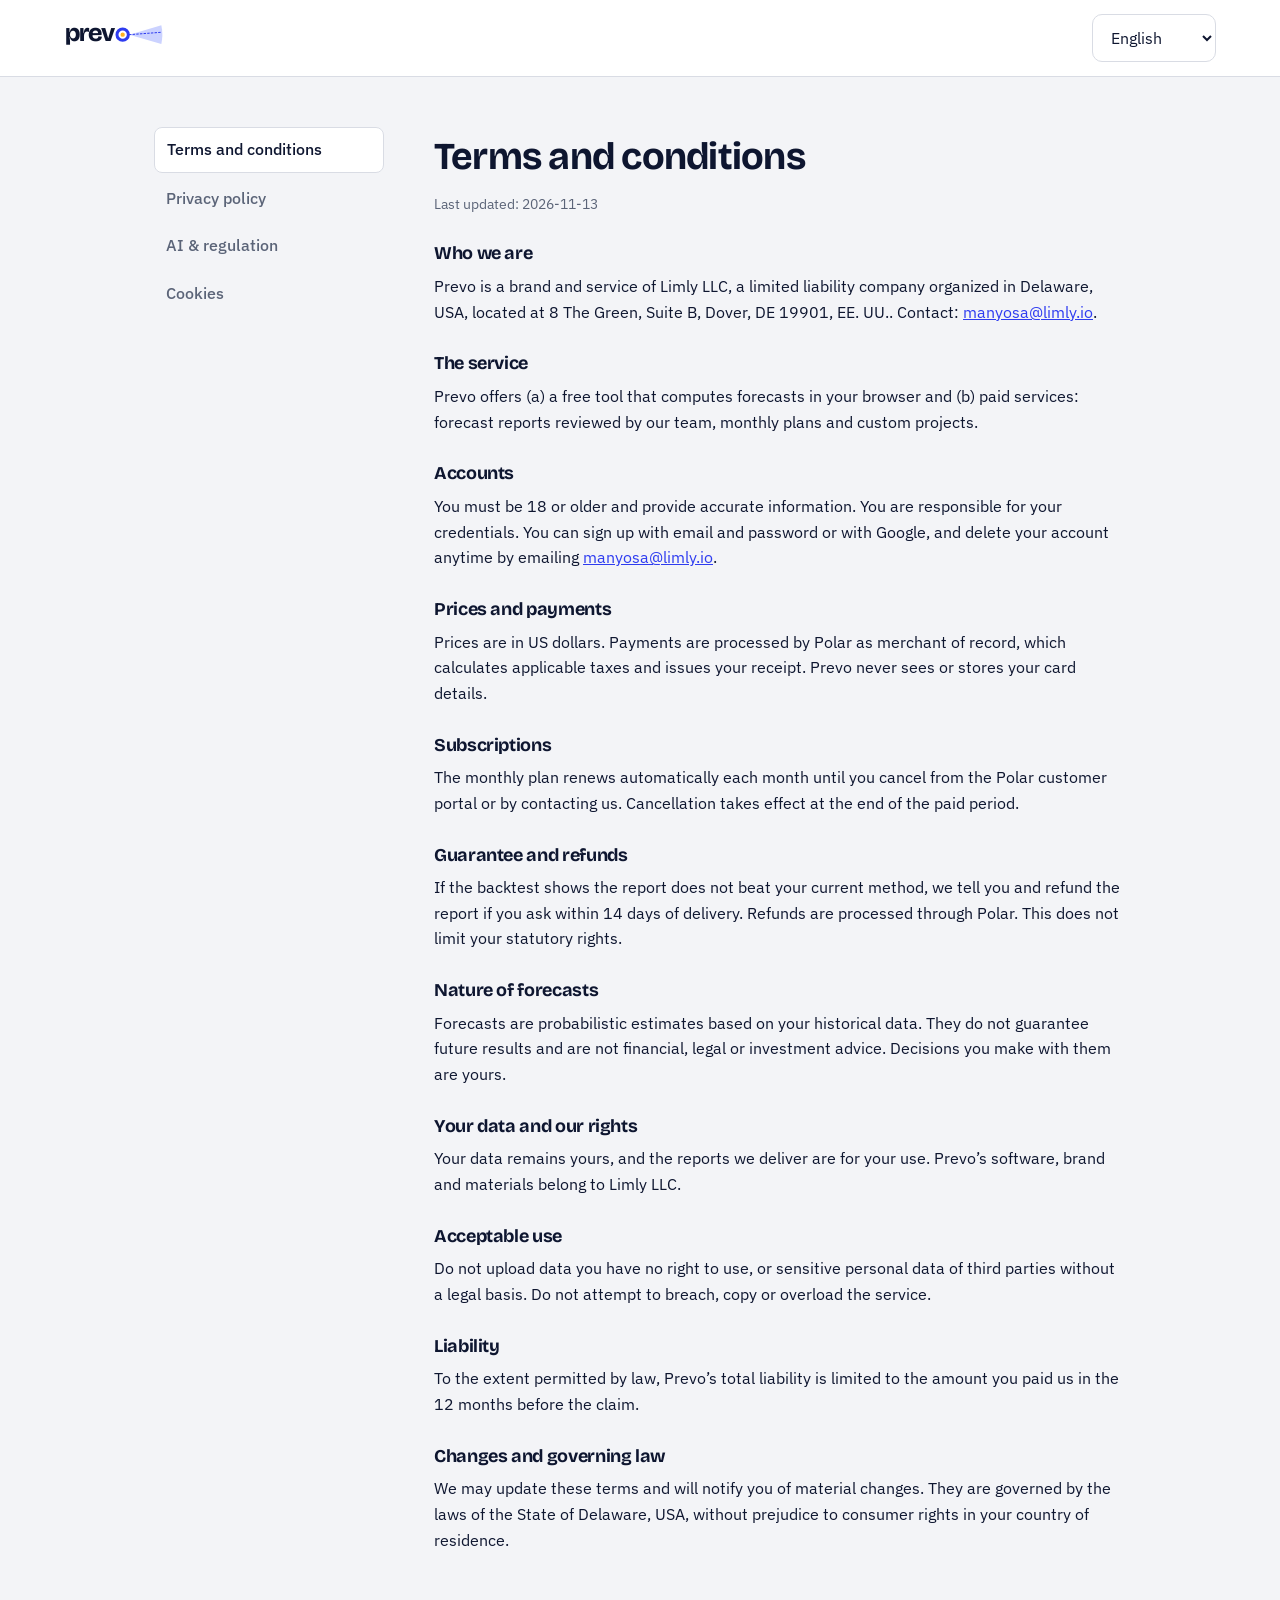
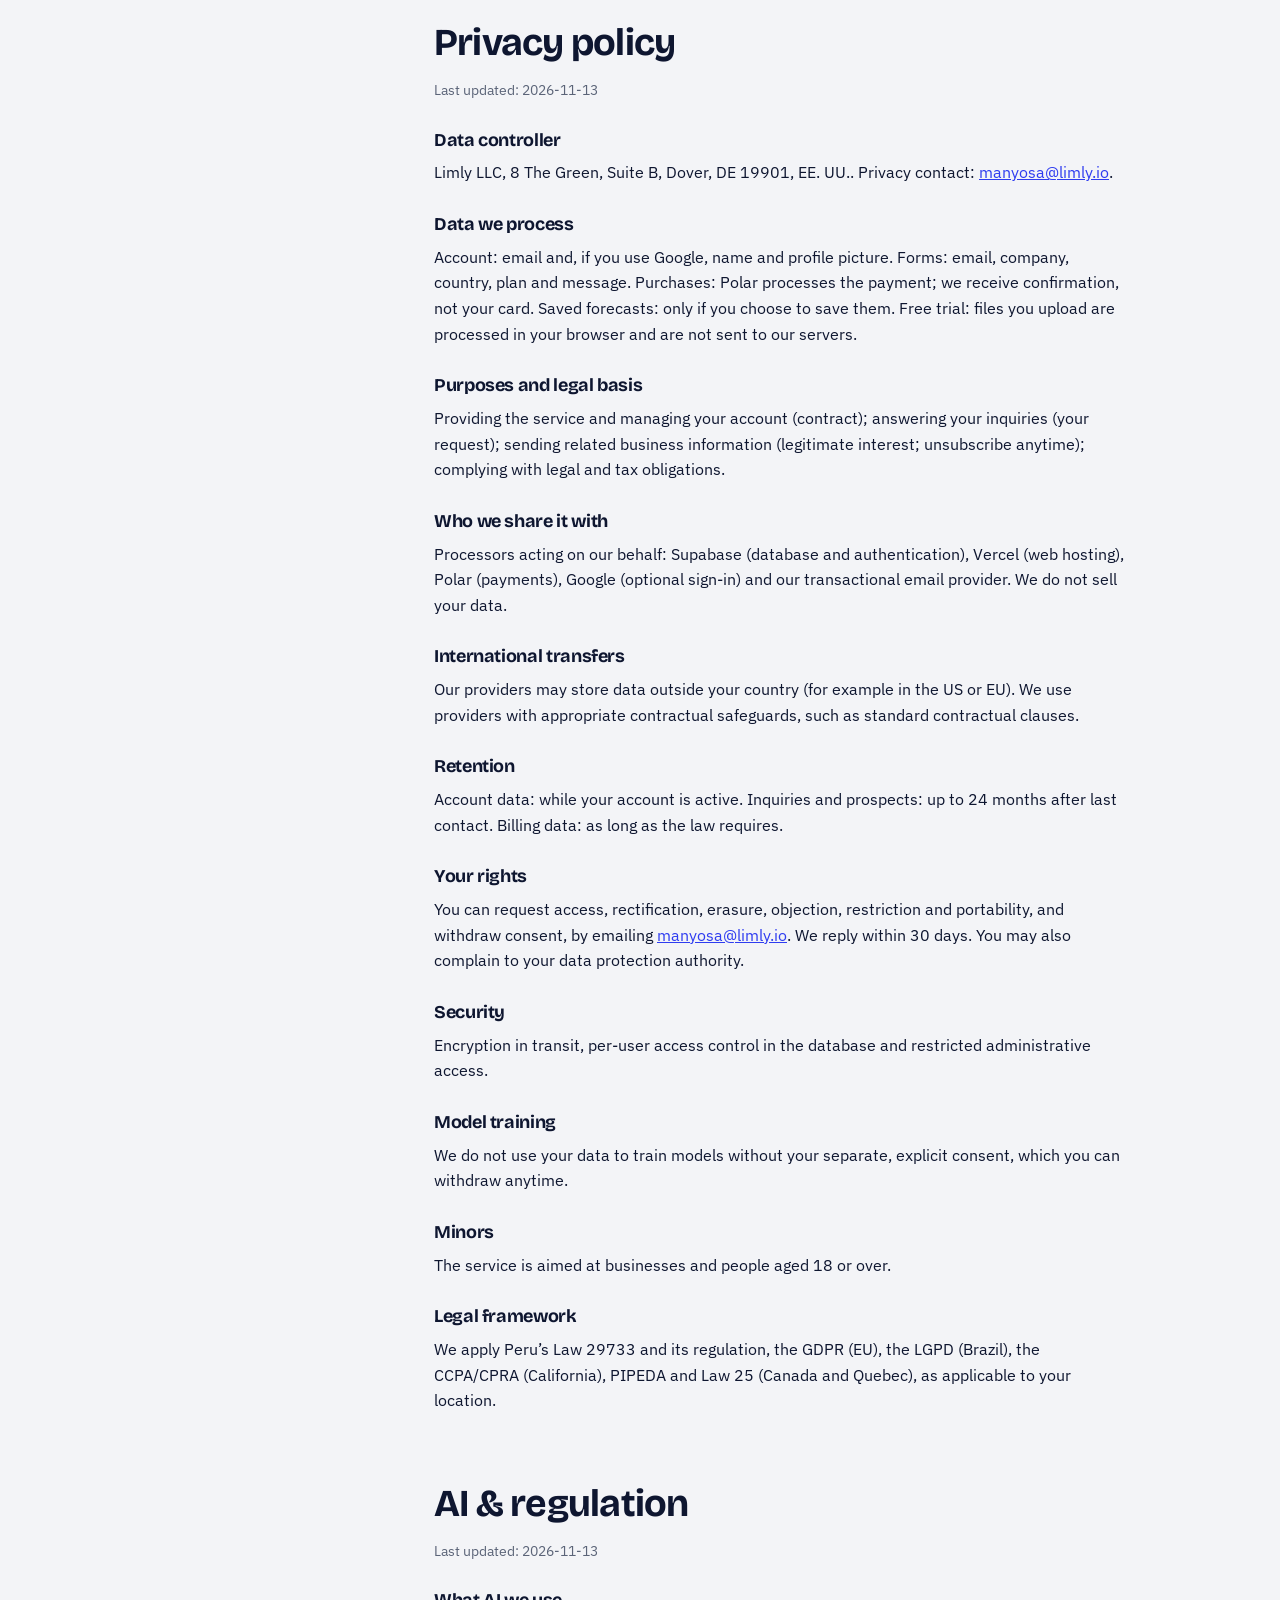
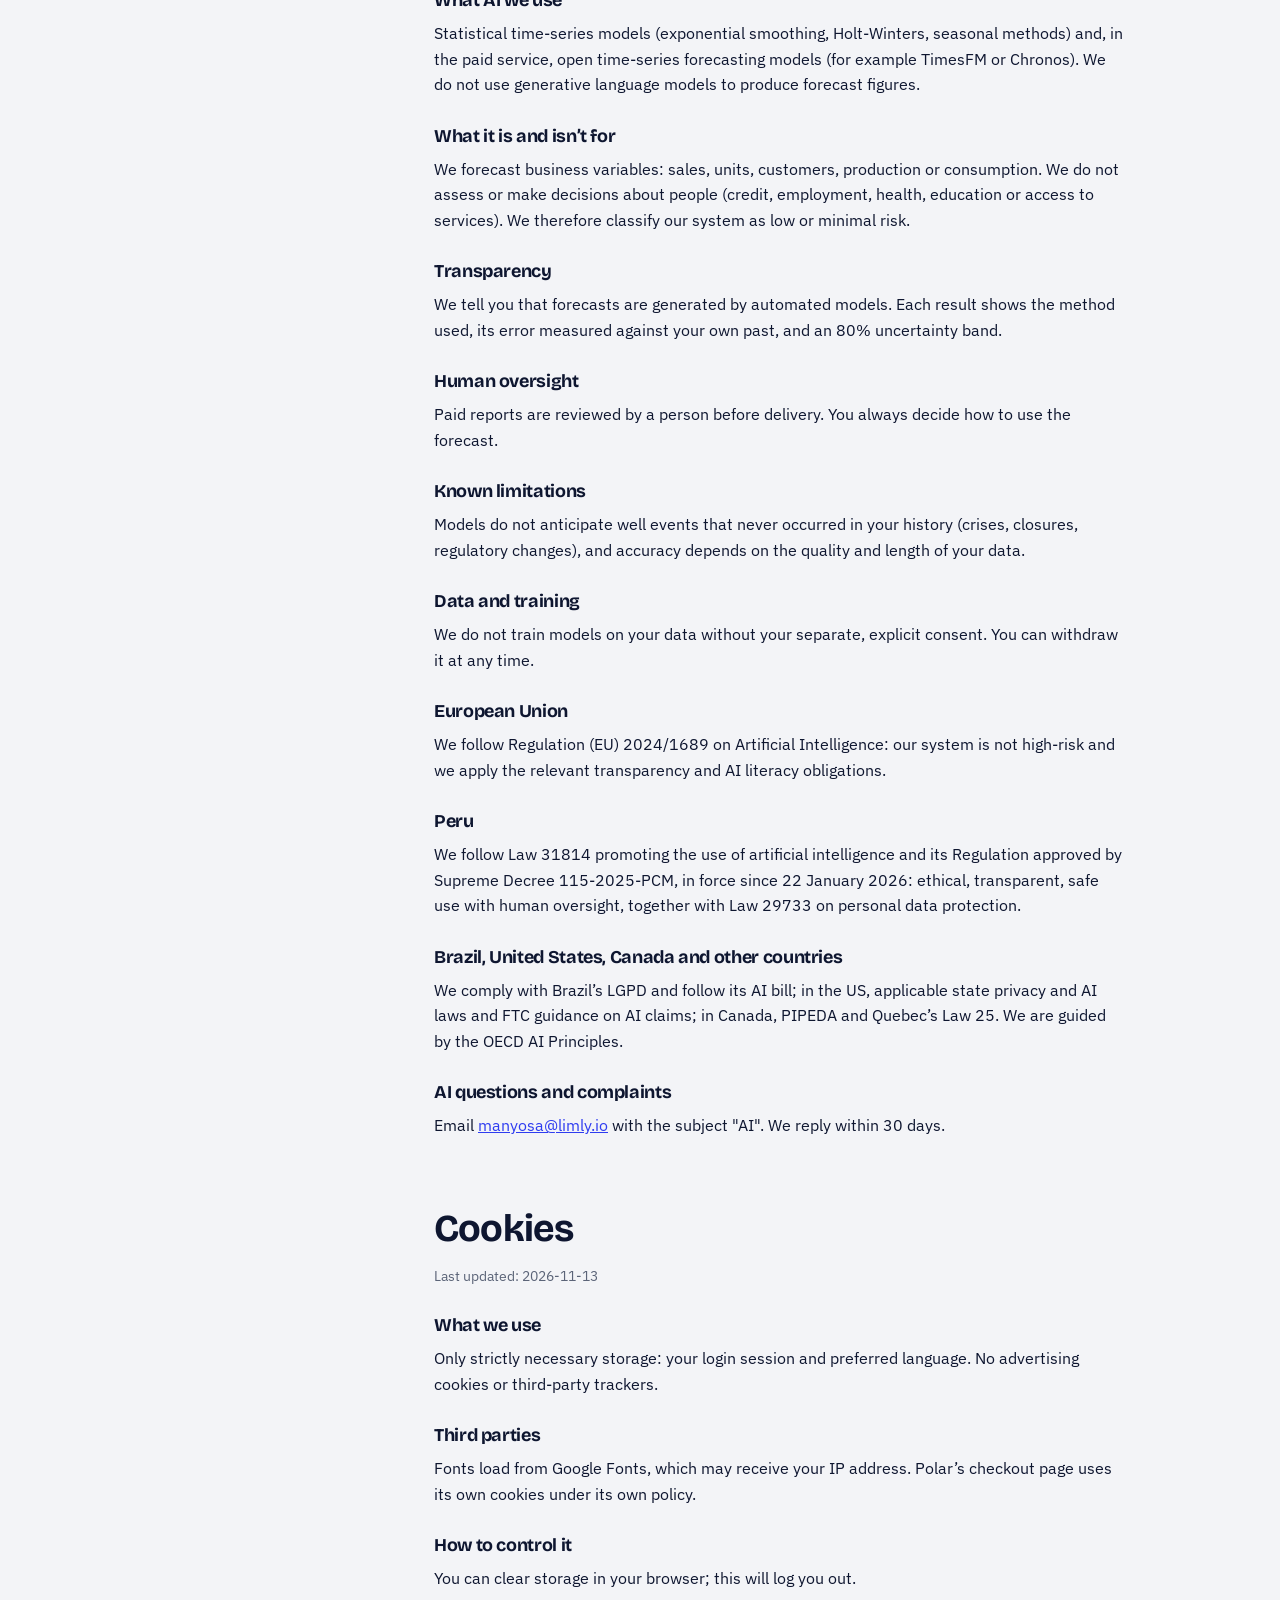
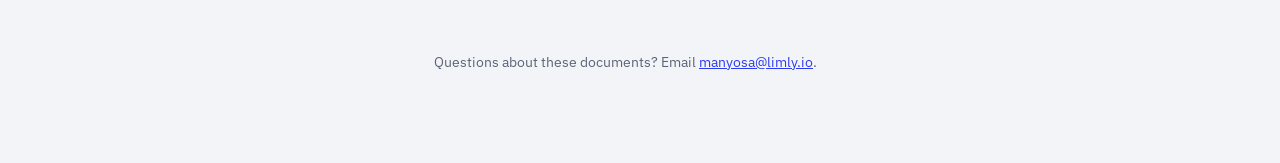
<file: legal.html>
<!doctype html>
<html lang="es"><head><meta charset="utf-8">
<meta name="viewport" content="width=device-width, initial-scale=1, viewport-fit=cover">
<title>Prevo — Legal</title>
<link rel="icon" href="favicon.svg" type="image/svg+xml">
<link rel="preconnect" href="https://fonts.googleapis.com"><link rel="preconnect" href="https://fonts.gstatic.com" crossorigin>
<link href="https://fonts.googleapis.com/css2?family=Bricolage+Grotesque:opsz,wght@12..96,700;12..96,800&family=IBM+Plex+Sans:wght@400;500;600&display=swap" rel="stylesheet">
<link rel="stylesheet" href="assets/base.css">
<style>
.wrap{max-width:1100px;margin:0 auto;padding:50px 5vw 90px;display:grid;grid-template-columns:230px 1fr;gap:50px}
aside nav{position:sticky;top:20px;display:grid;gap:4px}
aside a{display:block;padding:9px 12px;border-radius:8px;text-decoration:none;color:var(--slate);font-weight:500}
aside a.on{background:var(--card);color:var(--ink);border:1px solid var(--line)}
article section{margin-bottom:60px;scroll-margin-top:20px}
article h2{font-size:clamp(28px,3vw,38px);margin-bottom:6px}
article h3{font-size:18px;margin:24px 0 6px}
article p{margin:0;max-width:70ch;color:var(--ink)}
@media (max-width:800px){.wrap{grid-template-columns:1fr;gap:20px}aside nav{position:static;display:flex;flex-wrap:wrap}}
</style>
<script src="config.js"></script>
<script src="assets/prevo.js"></script>
<script src="assets/legal-content.js"></script>
</head><body>
<header class="top"><a id="logo" href="index.html" aria-label="Prevo"></a>
<nav><select id="lang" aria-label="Idioma"><option value="es">Español</option><option value="en">English</option><option value="pt">Português</option><option value="fr">Français</option></select></nav></header>
<div class="wrap"><aside><nav id="toc"></nav></aside><article id="doc"></article></div>
<script>
window.addEventListener('error',e=>{e.preventDefault();return true});
const $=s=>document.querySelector(s);const C=Prevo.C;let L=Prevo.getLang();
const esc=s=>String(s).replace(/[&<>]/g,c=>({'&':'&amp;','<':'&lt;','>':'&gt;'}[c]));
const fill=s=>esc(s).replace(/\{name\}/g,esc(C.legalName||'Prevo LLC')).replace(/\{addr\}/g,esc(C.legalAddress||'')).replace(/\{mail\}/g,`<a href="mailto:${esc(C.contactEmail||'hola@prevo.ai')}">${esc(C.contactEmail||'hola@prevo.ai')}</a>`);
const KEYS=['terminos','privacidad','ia','cookies'];
function render(){const d=LEGAL[L];document.documentElement.lang=L;$('#lang').value=L;document.title='Prevo — '+d.title;
 $('#toc').innerHTML=KEYS.map(k=>`<a href="#${k}" data-k="${k}">${d.nav[k]}</a>`).join('');
 $('#doc').innerHTML=KEYS.map(k=>`<section id="${k}"><h2>${d.nav[k]}</h2><p class="note">${d.updated}: ${esc(C.legalUpdated||'')}</p>${d[k].map(([h,p])=>`<h3>${esc(h)}</h3><p>${fill(p)}</p>`).join('')}</section>`).join('')+`<p class="note">${fill(d.note)}</p>`;
 $('#logo').href=Prevo.link('index.html');mark();
 const h=location.hash.slice(1);if(KEYS.includes(h))setTimeout(()=>document.getElementById(h).scrollIntoView(),50)}
function mark(){const h=location.hash.slice(1)||'terminos';document.querySelectorAll('#toc a').forEach(a=>a.classList.toggle('on',a.dataset.k==h))}
window.addEventListener('hashchange',mark);
$('#lang').onchange=e=>{L=e.target.value;Prevo.setLang(L);render()};
$('#logo').innerHTML=Prevo.logo(Prevo.isDark()?'negative':'positive',30);render();
</script></body></html>
</file>
<file: assets/base.css>
:root{--ink:#0E1630;--ultra:#2E3CF0;--mist:#CBD2FF;--saffron:#FFB020;--paper:#F3F4F7;--slate:#5B6478;--line:#D9DCE4;--card:#fff;--good:#0F7B4A;--bad:#C0263A;
--display:'Bricolage Grotesque','Avenir Next','Segoe UI',sans-serif;--body:'IBM Plex Sans','Helvetica Neue',Arial,sans-serif;color-scheme:light}
@media (prefers-color-scheme:dark){:root:not([data-theme=light]){--ink:#E9ECF5;--paper:#0B1124;--card:#131B33;--line:#26304D;--slate:#9AA3BB;--mist:#3A4890;color-scheme:dark}}
*{box-sizing:border-box}
:root{padding-top:env(safe-area-inset-top,0px);padding-bottom:env(safe-area-inset-bottom,0px)}
body{margin:0;background:var(--paper);color:var(--ink);font:400 16px/1.6 var(--body);-webkit-font-smoothing:antialiased}
:focus-visible{outline:3px solid var(--saffron);outline-offset:2px}
a{color:var(--ultra)}
h1,h2,h3{font-family:var(--display);letter-spacing:-.02em;margin:0}
.top{display:flex;justify-content:space-between;align-items:center;gap:14px;padding:14px 5vw;border-bottom:1px solid var(--line);background:var(--card);flex-wrap:wrap}
.top nav{display:flex;gap:8px;align-items:center}
select,input,textarea,button{font:inherit;color:inherit}
select,input[type=email],input[type=password],input[type=text]{background:var(--card);border:1px solid var(--line);border-radius:10px;padding:12px 14px;width:100%}
.btn{display:inline-flex;align-items:center;justify-content:center;gap:10px;padding:12px 20px;border-radius:999px;border:1px solid var(--line);background:var(--card);cursor:pointer;font-weight:600;text-decoration:none;color:var(--ink)}
.btn.p{background:#2E3CF0;border-color:#2E3CF0;color:#fff}.btn.p:hover{background:#2230d0}
.btn.sm{padding:8px 14px;font-size:14px}
.btn:disabled{opacity:.5;cursor:not-allowed}
.note{font-size:13.5px;color:var(--slate)}
.toast{position:fixed;bottom:calc(20px + env(safe-area-inset-bottom,0px));left:50%;transform:translateX(-50%);background:#0E1630;color:#fff;padding:12px 18px;border-radius:10px;font-size:14px;opacity:0;transition:opacity .25s;pointer-events:none;max-width:90vw}
.toast.on{opacity:1}
.alert{padding:12px 14px;border-radius:10px;font-size:14px;margin:12px 0}
.alert.ok{background:#e5f4e4;color:#0b5132}.alert.err{background:#fbebeb;color:#8a1c2b}.alert.info{background:#e7f1fb;color:#123a6b}
@media (prefers-reduced-motion:reduce){*{transition:none!important;animation:none!important}}
</file>
